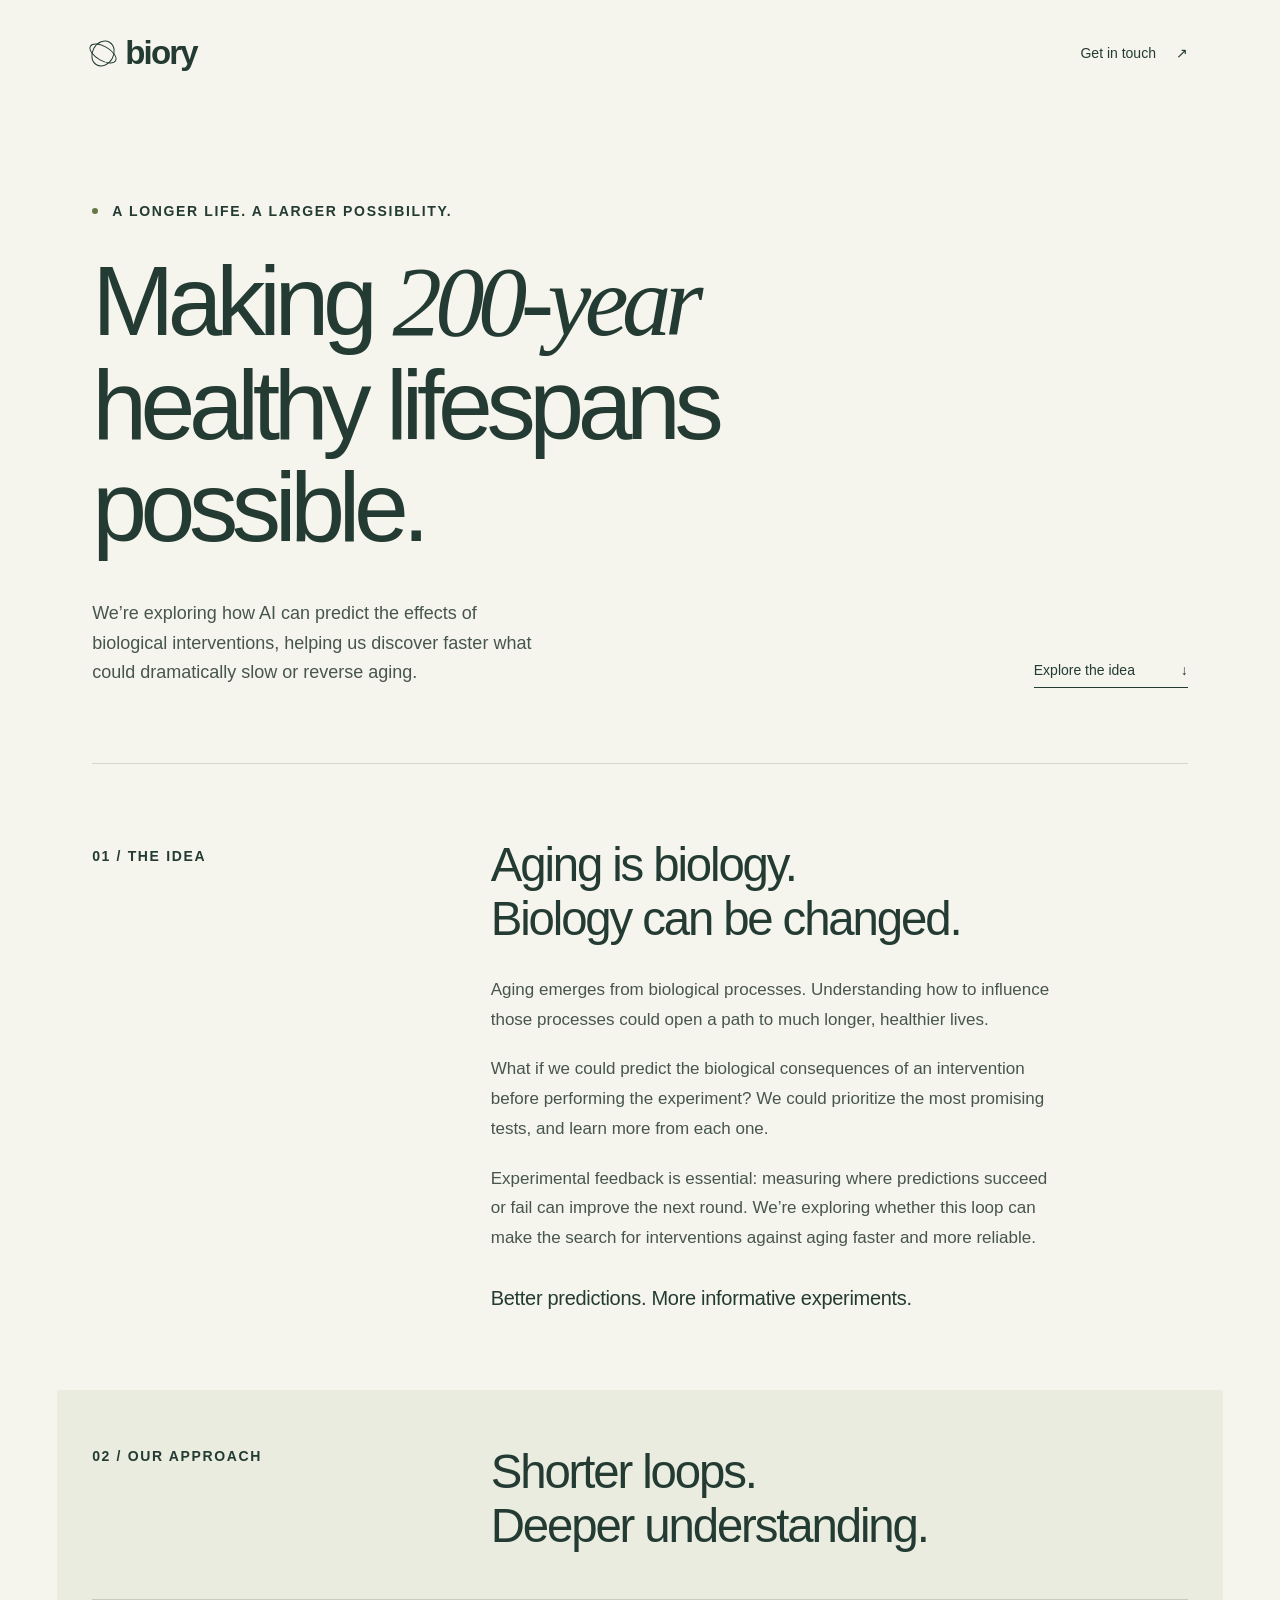
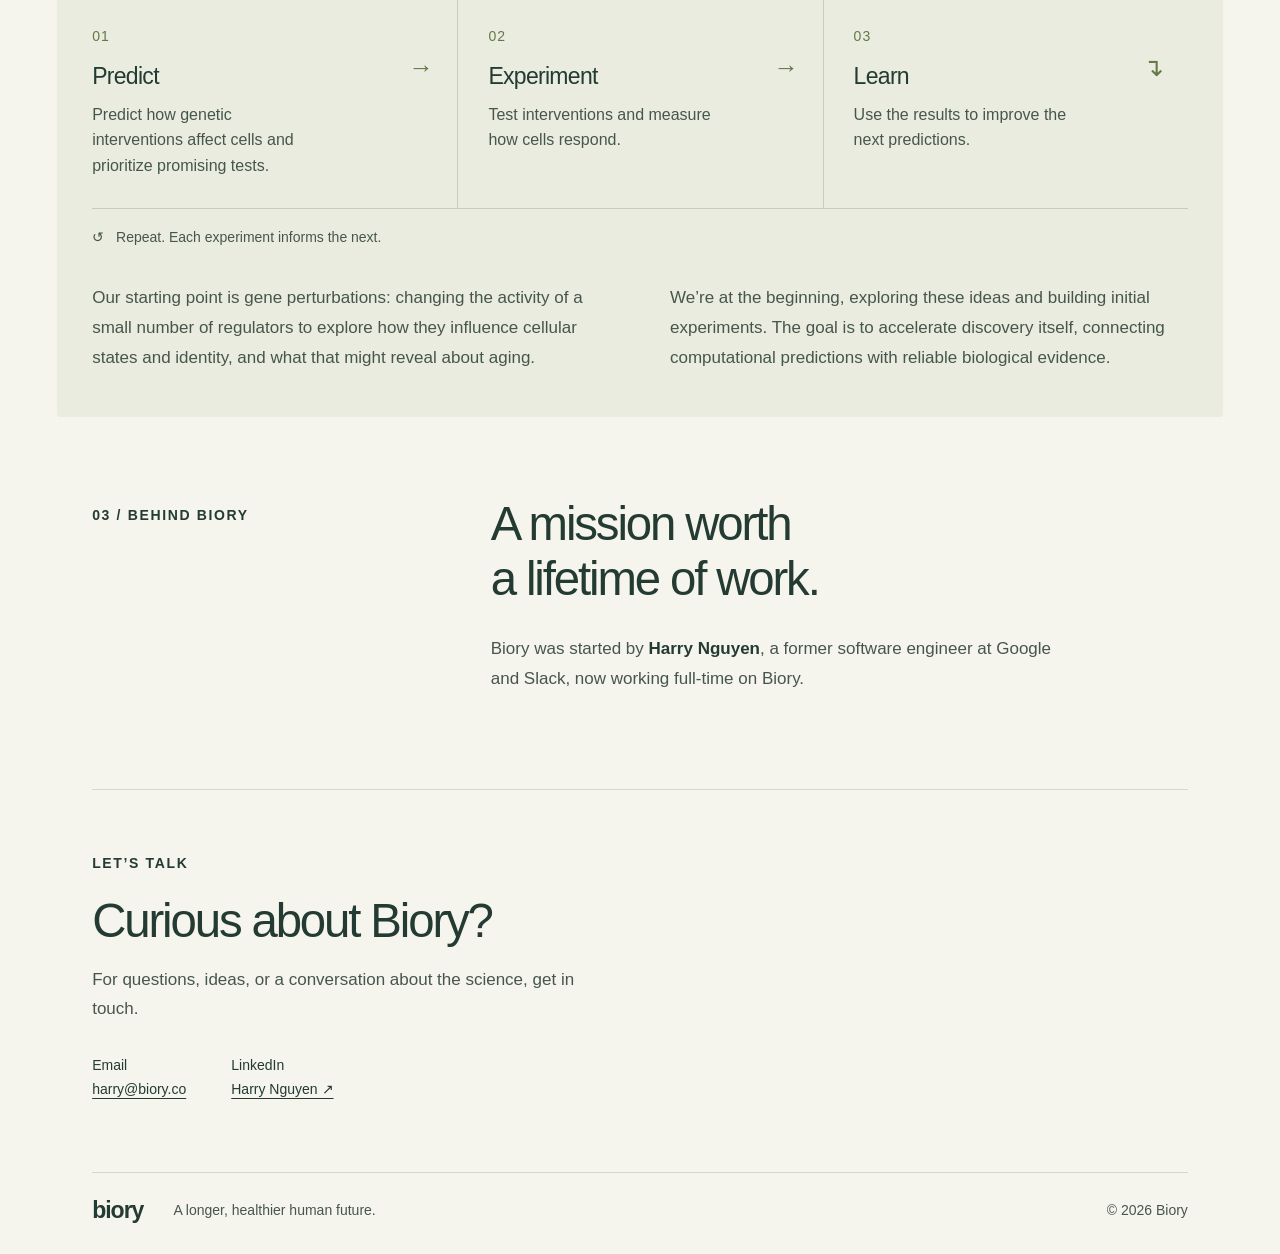
<file: index.html>
<!doctype html>
<html lang="en">
<head>
  <meta charset="utf-8">
  <meta name="viewport" content="width=device-width, initial-scale=1">
  <meta name="theme-color" content="#f5f4ed">
  <title>Biory | Making 200-year healthy lifespans possible</title>
  <meta name="description" content="Biory is exploring how AI and fast biological experiments can accelerate the discovery of interventions against aging.">
  <link rel="canonical" href="https://biory.co/">
  <meta property="og:type" content="website">
  <meta property="og:url" content="https://biory.co/">
  <meta property="og:site_name" content="Biory">
  <meta property="og:title" content="Making 200-year healthy lifespans possible.">
  <meta property="og:description" content="An ambitious mission. A faster path to biological discovery. Biory is exploring AI-guided interventions against aging.">
  <meta property="og:image" content="https://biory.co/assets/social.png">
  <meta property="og:image:width" content="1200">
  <meta property="og:image:height" content="630">
  <meta property="og:image:alt" content="Biory. Making 200-year healthy lifespans possible.">
  <meta name="twitter:card" content="summary_large_image">
  <link rel="icon" type="image/svg+xml" href="assets/favicon.svg">
  <link rel="stylesheet" href="style.css">
</head>
<body>
  <a class="skip-link" href="#main">Skip to content</a>
  <div class="page">
    <header class="header">
      <a class="wordmark" href="./" aria-label="Biory home"><span class="brand-mark" aria-hidden="true"></span>biory</a>
      <a class="header-link" href="#contact">Get in touch <span aria-hidden="true">↗</span></a>
    </header>
    <main id="main">
      <section class="hero" aria-labelledby="mission">
        <p class="eyebrow"><span class="dot" aria-hidden="true"></span> A longer life. A larger possibility.</p>
        <h1 id="mission">Making <span class="years">200-year</span><br class="desktop-break"> healthy lifespans<br class="desktop-break"> possible.</h1>
        <div class="hero-bottom">
          <p>We’re exploring how AI can predict the effects of biological interventions, helping us discover faster what could dramatically slow or reverse aging.</p>
          <a class="text-link" href="#idea">Explore the idea <span aria-hidden="true">↓</span></a>
        </div>
      </section>
      <section class="editorial" id="idea" aria-labelledby="idea-title">
        <p class="eyebrow section-label">01 / The idea</p>
        <div>
          <h2 id="idea-title">Aging is biology.<br>Biology can be changed.</h2>
          <p>Aging emerges from biological processes. Understanding how to influence those processes could open a path to much longer, healthier lives.</p>
          <p>What if we could predict the biological consequences of an intervention before performing the experiment? We could prioritize the most promising tests, and learn more from each one.</p>
          <p>Experimental feedback is essential: measuring where predictions succeed or fail can improve the next round. We’re exploring whether this loop can make the search for interventions against aging faster and more reliable.</p>
          <p class="statement">Better predictions. More informative experiments.</p>
        </div>
      </section>
      <section class="approach" aria-labelledby="approach-title">
        <div class="approach-heading">
          <p class="eyebrow">02 / Our approach</p>
          <h2 id="approach-title">Shorter loops.<br>Deeper understanding.</h2>
        </div>
        <ol class="loop" aria-label="Discovery cycle: Predict, Experiment, Learn, Repeat">
          <li><span class="step-number">01</span><h3>Predict</h3><p>Predict how genetic interventions affect cells and prioritize promising tests.</p><span class="step-arrow" aria-hidden="true">→</span></li>
          <li><span class="step-number">02</span><h3>Experiment</h3><p>Test interventions and measure how cells respond.</p><span class="step-arrow" aria-hidden="true">→</span></li>
          <li><span class="step-number">03</span><h3>Learn</h3><p>Use the results to improve the next predictions.</p><span class="step-arrow" aria-hidden="true">↴</span></li>
        </ol>
        <p class="repeat"><span aria-hidden="true">↺</span> Repeat. Each experiment informs the next.</p>
        <div class="approach-detail">
          <p>Our starting point is gene perturbations: changing the activity of a small number of regulators to explore how they influence cellular states and identity, and what that might reveal about aging.</p>
          <p>We’re at the beginning, exploring these ideas and building initial experiments. The goal is to accelerate discovery itself, connecting computational predictions with reliable biological evidence.</p>
        </div>
      </section>
      <section class="editorial about" aria-labelledby="about-title">
        <p class="eyebrow section-label">03 / Behind Biory</p>
        <div>
          <h2 id="about-title">A mission worth<br>a lifetime of work.</h2>
          <p>Biory was started by <strong>Harry Nguyen</strong>, a former software engineer at Google and Slack, now working full-time on Biory.</p>
        </div>
      </section>
      <section class="contact" id="contact" aria-labelledby="contact-title">
        <p class="eyebrow">Let’s talk</p>
        <h2 id="contact-title">Curious about Biory?</h2>
        <p>For questions, ideas, or a conversation about the science, get in touch.</p>
        <div class="contact-links" aria-label="Contact details">
          <span>Email <a class="contact-link" href="mailto:harry@biory.co">harry@biory.co</a></span>
          <span>LinkedIn <a class="contact-link" href="https://www.linkedin.com/in/hieu-harry-nguyen" target="_blank" rel="noopener noreferrer">Harry Nguyen ↗</a></span>
        </div>
      </section>
    </main>
    <footer><a class="footer-brand" href="./">biory</a><p>A longer, healthier human future.</p><span>© 2026 Biory</span></footer>
  </div>
</body>
</html>
</file>
<file: style.css>
:root{--paper:#f5f4ed;--ink:#233b32;--muted:#47564d;--line:#d5d9cd;--accent:#657847;--panel:#e9ecdf}
*{box-sizing:border-box}html{scroll-behavior:smooth;scroll-padding-top:35px}body{margin:0;background:var(--paper);color:var(--ink);font-family:Arial,Helvetica,sans-serif;-webkit-font-smoothing:antialiased}a{color:inherit;text-decoration:none}a:focus-visible{outline:2px solid var(--accent);outline-offset:7px}.page{max-width:1440px;margin:auto;padding:0 7.2%}.header{display:flex;align-items:center;justify-content:space-between;padding:34px 0}.wordmark{display:flex;align-items:center;gap:11px;font-size:33px;font-weight:600;letter-spacing:-1.8px}.brand-mark{width:22px;height:27px;border:1.5px solid var(--ink);border-radius:50%;position:relative;transform:rotate(30deg)}.brand-mark:after{content:"";position:absolute;inset:5px -5px;border:1.5px solid var(--ink);border-radius:50%}.header-link{font-size:14px}.header-link span{margin-left:16px}.hero{padding:94px 0 75px}.eyebrow{font-size:14px;text-transform:uppercase;letter-spacing:1.65px;font-weight:600;margin:0 0 28px;line-height:1.6}.dot{display:inline-block;width:6px;height:6px;background:var(--accent);border-radius:50%;margin-right:9px;vertical-align:2px}h1{font-size:clamp(56px,7.7vw,108px);line-height:1.04;letter-spacing:-.065em;font-weight:400;margin:0;max-width:1100px}.years{font-family:Georgia,'Times New Roman',serif;font-style:italic;font-weight:400;letter-spacing:-.065em}.hero-bottom{display:flex;justify-content:space-between;align-items:flex-end;gap:40px;margin-top:40px}.hero-bottom p{max-width:460px;font-size:18px;line-height:1.65;margin:0;color:var(--muted)}.text-link{font-size:14px;padding:0 0 9px;border-bottom:1px solid var(--ink);white-space:nowrap}.text-link span{margin-left:42px}.editorial{display:grid;grid-template-columns:1fr 2fr;gap:50px;border-top:1px solid var(--line);padding:74px 0}.section-label{padding-top:7px}h2{font-size:clamp(32px,3.7vw,49px);font-weight:400;line-height:1.15;letter-spacing:-.045em;margin:0 0 28px}p{font-size:17px;line-height:1.75}.editorial>div{max-width:660px}.editorial p:not(.eyebrow){color:var(--muted);max-width:575px;margin:0 0 20px}.editorial p.statement{color:var(--ink);font-size:20px;letter-spacing:-.3px;margin:28px 0 0}.approach{background:var(--panel);margin:0 -3.2%;padding:55px 3.2% 45px;border-radius:3px}.approach-heading{display:grid;grid-template-columns:1fr 2fr;gap:50px}.approach-heading h2{margin-bottom:45px}.loop{display:grid;grid-template-columns:repeat(3,1fr);list-style:none;margin:0;padding:0;border-top:1px solid #c6cdba;border-bottom:1px solid #c6cdba}.loop li{position:relative;padding:27px 45px 29px 0}.loop li+li{padding-left:30px;border-left:1px solid #c6cdba}.step-number{font-size:14px;letter-spacing:1px;color:var(--accent)}h3{font-size:23px;letter-spacing:-.7px;font-weight:400;margin:18px 0 12px}.loop p{font-size:16px;line-height:1.6;color:var(--muted);max-width:230px;margin:0}.step-arrow{position:absolute;right:24px;top:53px;font-size:25px;color:var(--accent)}.repeat{font-size:14px;margin:16px 0 34px;color:var(--muted)}.repeat span{margin-right:8px}.approach-detail{display:grid;grid-template-columns:1fr 1fr;gap:60px}.approach-detail p{margin:0;font-size:17px;color:var(--muted)}.about{border-top:0;padding-top:80px;padding-bottom:75px}.about strong{font-weight:600;color:var(--ink)}.contact{border-top:1px solid var(--line);padding:62px 0 70px}.contact .eyebrow{margin-bottom:20px}.contact h2{margin-bottom:16px}.contact>p:not(.eyebrow){color:var(--muted);margin:0;max-width:510px}.contact-links{display:flex;flex-wrap:wrap;gap:20px 45px;margin-top:30px;font-size:14px;line-height:1.7}.contact-link{display:block;font-size:14px;color:var(--ink);text-decoration:underline;text-underline-offset:4px}.contact-link:hover{color:var(--accent)}footer{border-top:1px solid var(--line);padding:24px 0 30px;display:flex;align-items:center;gap:30px;font-size:14px;color:var(--muted)}.footer-brand{font-size:23px;letter-spacing:-1px;color:var(--ink);font-weight:600}footer p{font-size:14px;margin:0}footer>span{margin-left:auto}.skip-link{position:absolute;top:-100px;left:15px;padding:12px;background:var(--ink);color:var(--paper);z-index:2}.skip-link:focus{top:15px}
@media(min-width:1440px){h1{font-size:108px}}
@media(max-width:700px){.page{padding:0 7%}.header{padding:25px 0}.wordmark{font-size:29px}.header-link{font-size:14px}.hero{padding:63px 0 54px}.hero .eyebrow{font-size:14px;letter-spacing:1.2px}h1{font-size:clamp(49px,10.5vw,73px);line-height:1.07}.desktop-break{display:none}.hero-bottom{display:block;margin-top:28px}.hero-bottom p{font-size:17px}.text-link{display:inline-block;margin-top:27px}.editorial{grid-template-columns:1fr;gap:17px;padding:48px 0}.section-label{margin:0}.editorial p:not(.eyebrow){font-size:17px}h2{font-size:34px;margin-bottom:23px}.approach{margin:0 -3%;padding:35px 6%}.approach-heading{display:block}.approach-heading .eyebrow{margin-bottom:20px}.approach-heading h2{margin-bottom:30px}.loop{grid-template-columns:1fr}.loop li,.loop li+li{padding:22px 45px 23px 30px;border-left:0}.loop li+li{border-top:1px solid #c6cdba}.step-number{position:absolute;left:0;top:28px}h3{margin:0 0 8px;font-size:22px}.loop p{max-width:100%}.step-arrow{right:0;top:25px;transform:rotate(90deg)}.loop li:last-child .step-arrow{transform:none}.repeat{font-size:14px;margin-bottom:25px}.approach-detail{grid-template-columns:1fr;gap:18px}.about{padding:49px 0}.contact{padding:43px 0 50px}.contact-links{flex-direction:column;gap:18px}footer{flex-wrap:wrap;gap:12px 22px}footer p{order:3;width:100%}footer>span{margin-left:auto}}
@media(prefers-reduced-motion:reduce){html{scroll-behavior:auto}}
</file>
